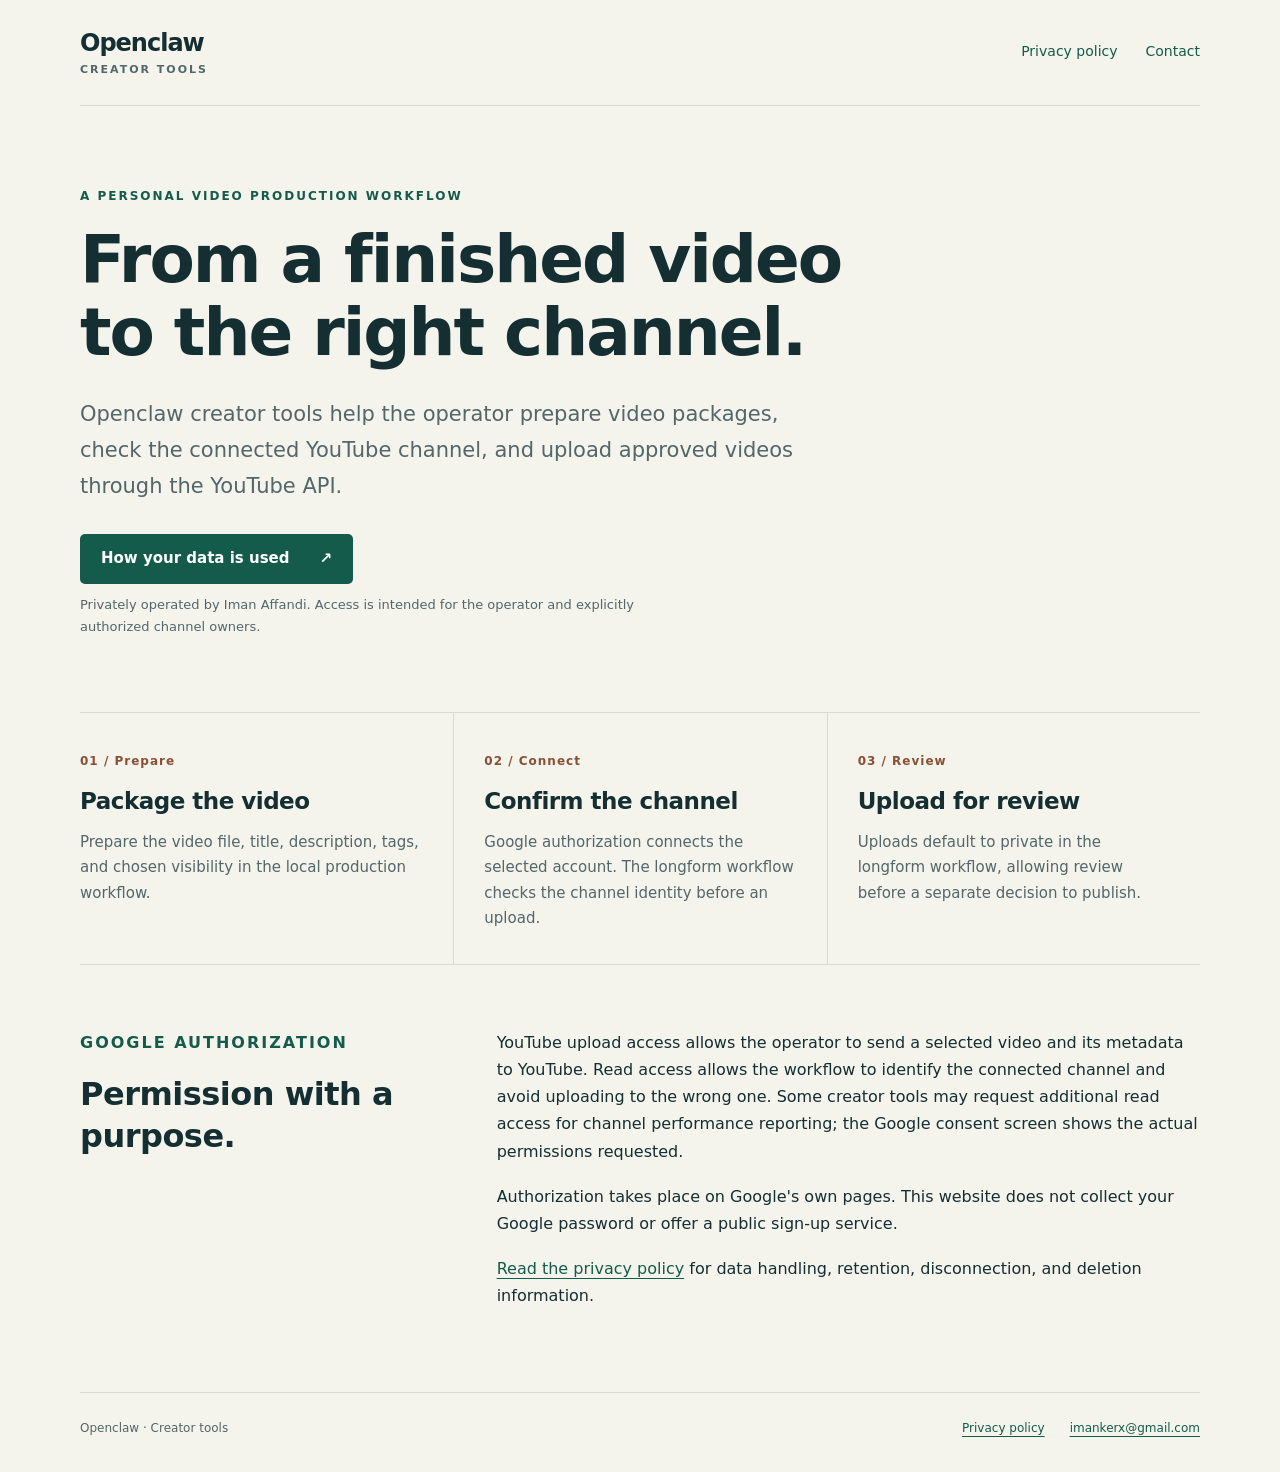
<file: index.html>
<!doctype html>
<html lang="en">
<head>
  <meta charset="utf-8">
  <meta name="viewport" content="width=device-width, initial-scale=1">
  <meta name="description" content="Openclaw creator tools: a privately operated workflow for preparing videos and uploading them to an authorized YouTube channel.">
  <title>Openclaw · Creator tools</title>
  <link rel="stylesheet" href="styles.css">
</head>
<body>
  <header class="wrap masthead">
    <a class="brand" href="./">Openclaw<span>Creator tools</span></a>
    <nav aria-label="Main navigation"><a href="privacy.html">Privacy policy</a><a href="mailto:imankerx@gmail.com">Contact</a></nav>
  </header>
  <main class="wrap">
    <section class="hero">
      <p class="eyebrow">A personal video production workflow</p>
      <h1>From a finished video<br>to the right channel.</h1>
      <p class="intro">Openclaw creator tools help the operator prepare video packages, check the connected YouTube channel, and upload approved videos through the YouTube API.</p>
      <a class="button" href="privacy.html">How your data is used <span aria-hidden="true">↗</span></a>
      <p class="quiet">Privately operated by Iman Affandi. Access is intended for the operator and explicitly authorized channel owners.</p>
    </section>
    <section class="cards" aria-label="Workflow">
      <article><span class="step">01 / Prepare</span><h2>Package the video</h2><p>Prepare the video file, title, description, tags, and chosen visibility in the local production workflow.</p></article>
      <article><span class="step">02 / Connect</span><h2>Confirm the channel</h2><p>Google authorization connects the selected account. The longform workflow checks the channel identity before an upload.</p></article>
      <article><span class="step">03 / Review</span><h2>Upload for review</h2><p>Uploads default to private in the longform workflow, allowing review before a separate decision to publish.</p></article>
    </section>
    <section class="details">
      <div><p class="eyebrow">Google authorization</p><h2>Permission with a purpose.</h2></div>
      <div><p>YouTube upload access allows the operator to send a selected video and its metadata to YouTube. Read access allows the workflow to identify the connected channel and avoid uploading to the wrong one. Some creator tools may request additional read access for channel performance reporting; the Google consent screen shows the actual permissions requested.</p><p>Authorization takes place on Google's own pages. This website does not collect your Google password or offer a public sign-up service.</p><p><a href="privacy.html">Read the privacy policy</a> for data handling, retention, disconnection, and deletion information.</p></div>
    </section>
  </main>
  <footer class="wrap"><p>Openclaw · Creator tools</p><div><a href="privacy.html">Privacy policy</a><a href="mailto:imankerx@gmail.com">imankerx@gmail.com</a></div></footer>
</body>
</html>
</file>
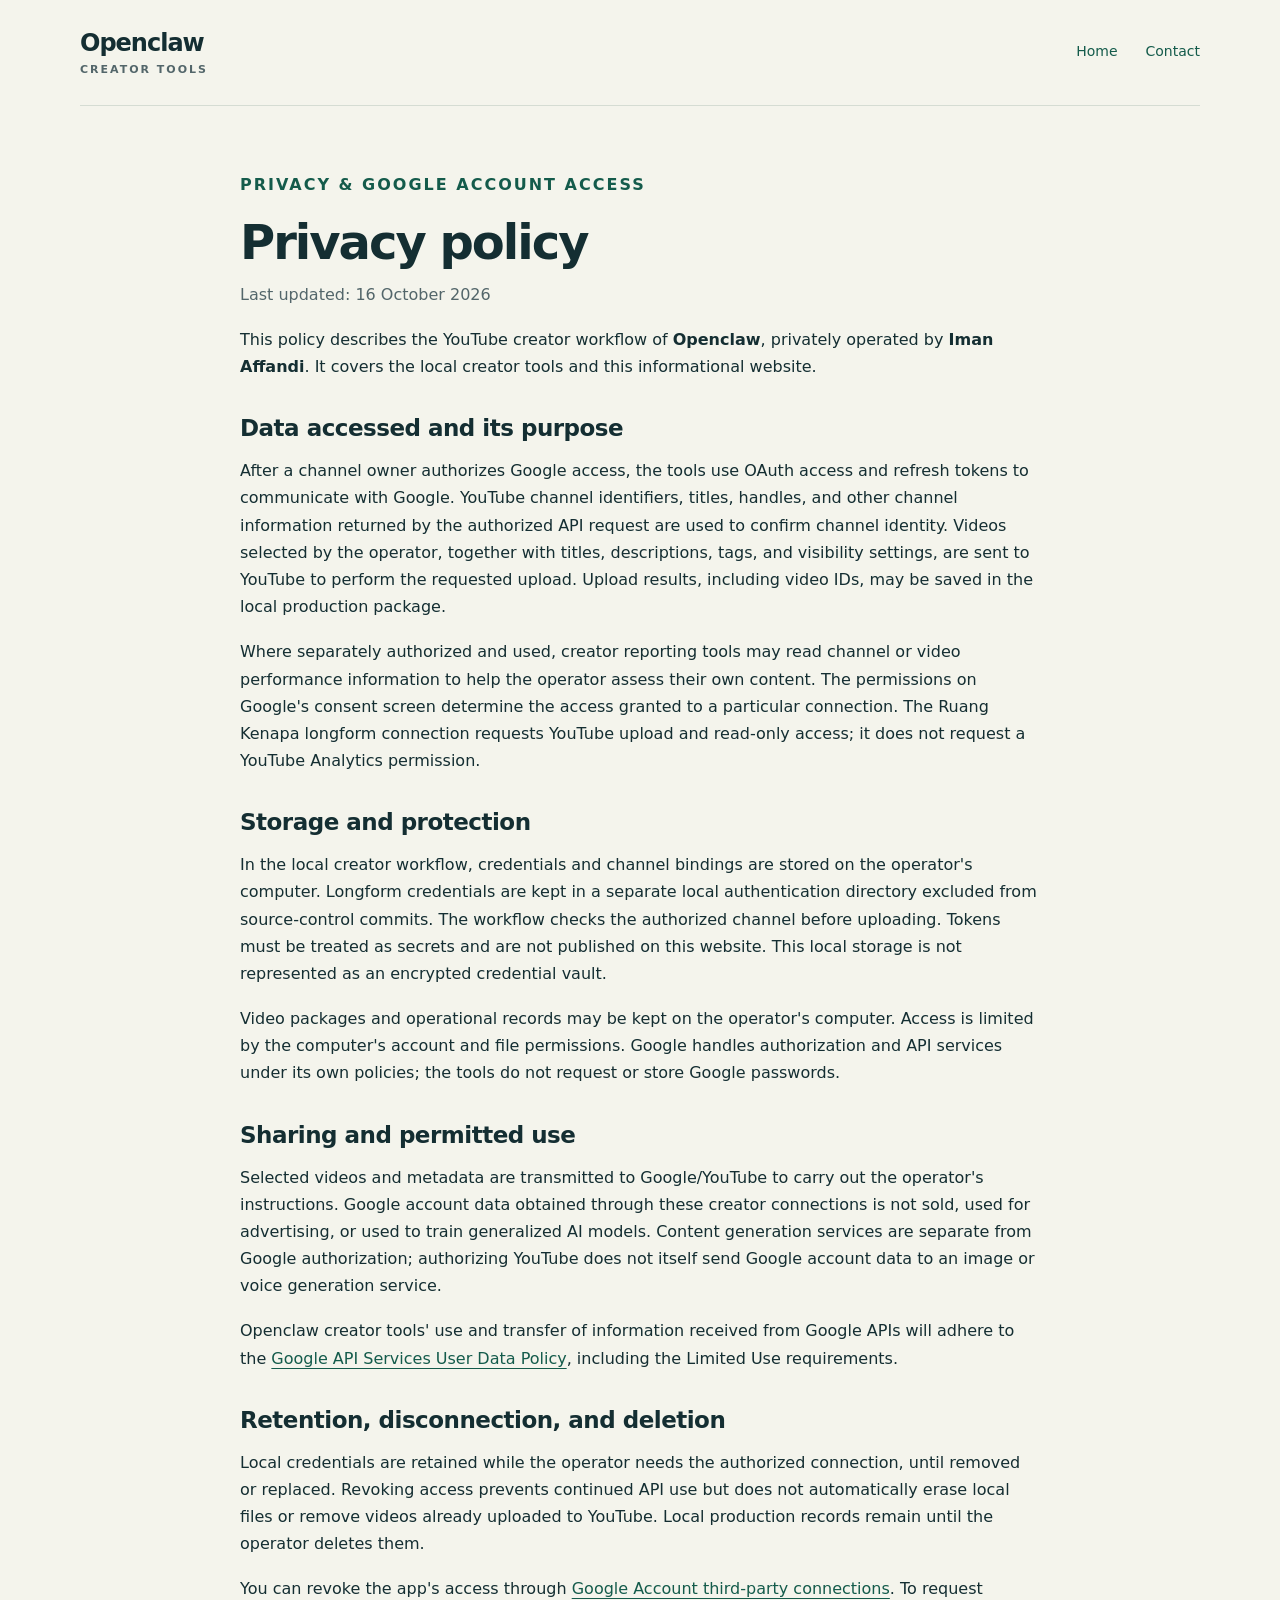
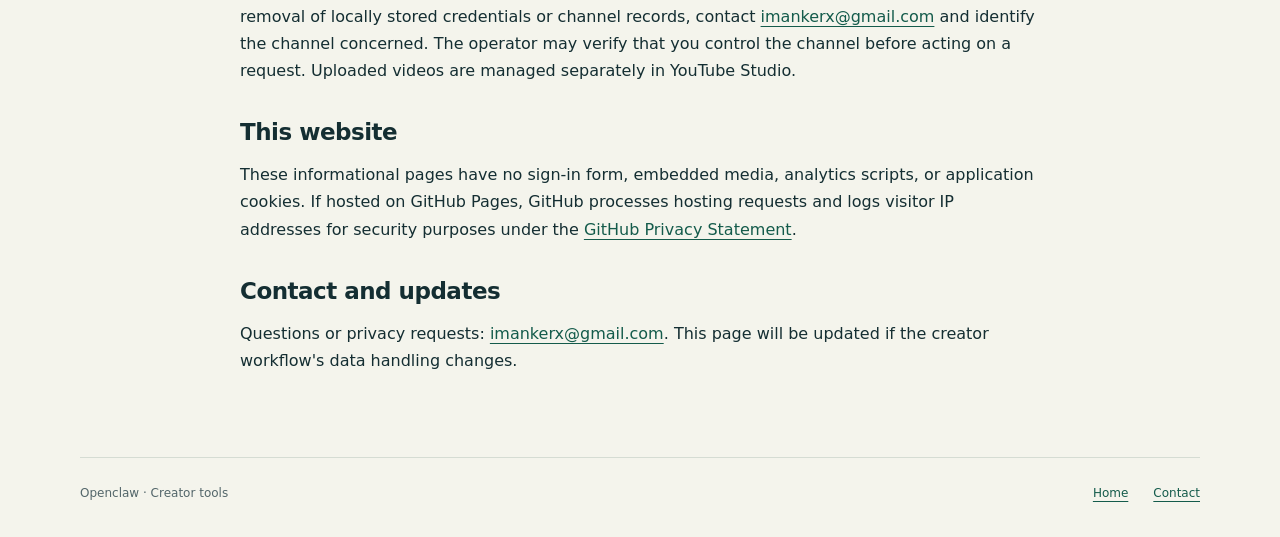
<file: privacy.html>
<!doctype html>
<html lang="en">
<head>
  <meta charset="utf-8">
  <meta name="viewport" content="width=device-width, initial-scale=1">
  <meta name="description" content="Privacy policy for the YouTube creator workflow of Openclaw.">
  <title>Privacy policy · Openclaw creator tools</title>
  <link rel="stylesheet" href="styles.css">
</head>
<body>
  <header class="wrap masthead"><a class="brand" href="./">Openclaw<span>Creator tools</span></a><nav aria-label="Main navigation"><a href="./">Home</a><a href="mailto:imankerx@gmail.com">Contact</a></nav></header>
  <main class="wrap policy">
    <p class="eyebrow">Privacy &amp; Google account access</p>
    <h1>Privacy policy</h1>
    <p class="quiet">Last updated: 16 October 2026</p>
    <p>This policy describes the YouTube creator workflow of <strong>Openclaw</strong>, privately operated by <strong>Iman Affandi</strong>. It covers the local creator tools and this informational website.</p>
    <h2>Data accessed and its purpose</h2>
    <p>After a channel owner authorizes Google access, the tools use OAuth access and refresh tokens to communicate with Google. YouTube channel identifiers, titles, handles, and other channel information returned by the authorized API request are used to confirm channel identity. Videos selected by the operator, together with titles, descriptions, tags, and visibility settings, are sent to YouTube to perform the requested upload. Upload results, including video IDs, may be saved in the local production package.</p>
    <p>Where separately authorized and used, creator reporting tools may read channel or video performance information to help the operator assess their own content. The permissions on Google's consent screen determine the access granted to a particular connection. The Ruang Kenapa longform connection requests YouTube upload and read-only access; it does not request a YouTube Analytics permission.</p>
    <h2>Storage and protection</h2>
    <p>In the local creator workflow, credentials and channel bindings are stored on the operator's computer. Longform credentials are kept in a separate local authentication directory excluded from source-control commits. The workflow checks the authorized channel before uploading. Tokens must be treated as secrets and are not published on this website. This local storage is not represented as an encrypted credential vault.</p>
    <p>Video packages and operational records may be kept on the operator's computer. Access is limited by the computer's account and file permissions. Google handles authorization and API services under its own policies; the tools do not request or store Google passwords.</p>
    <h2>Sharing and permitted use</h2>
    <p>Selected videos and metadata are transmitted to Google/YouTube to carry out the operator's instructions. Google account data obtained through these creator connections is not sold, used for advertising, or used to train generalized AI models. Content generation services are separate from Google authorization; authorizing YouTube does not itself send Google account data to an image or voice generation service.</p>
    <p>Openclaw creator tools' use and transfer of information received from Google APIs will adhere to the <a href="https://developers.google.com/terms/api-services-user-data-policy">Google API Services User Data Policy</a>, including the Limited Use requirements.</p>
    <h2>Retention, disconnection, and deletion</h2>
    <p>Local credentials are retained while the operator needs the authorized connection, until removed or replaced. Revoking access prevents continued API use but does not automatically erase local files or remove videos already uploaded to YouTube. Local production records remain until the operator deletes them.</p>
    <p>You can revoke the app's access through <a href="https://myaccount.google.com/connections">Google Account third-party connections</a>. To request removal of locally stored credentials or channel records, contact <a href="mailto:imankerx@gmail.com">imankerx@gmail.com</a> and identify the channel concerned. The operator may verify that you control the channel before acting on a request. Uploaded videos are managed separately in YouTube Studio.</p>
    <h2>This website</h2>
    <p>These informational pages have no sign-in form, embedded media, analytics scripts, or application cookies. If hosted on GitHub Pages, GitHub processes hosting requests and logs visitor IP addresses for security purposes under the <a href="https://docs.github.com/en/site-policy/privacy-policies/github-general-privacy-statement">GitHub Privacy Statement</a>.</p>
    <h2>Contact and updates</h2>
    <p>Questions or privacy requests: <a href="mailto:imankerx@gmail.com">imankerx@gmail.com</a>. This page will be updated if the creator workflow's data handling changes.</p>
  </main>
  <footer class="wrap"><p>Openclaw · Creator tools</p><div><a href="./">Home</a><a href="mailto:imankerx@gmail.com">Contact</a></div></footer>
</body>
</html>
</file>
<file: styles.css>
:root{color-scheme:light;--ink:#142e32;--muted:#53666a;--paper:#f4f4ec;--accent:#145b4b;--line:#d5dcd3}
*{box-sizing:border-box}body{margin:0;background:var(--paper);color:var(--ink);font:17px/1.7 system-ui,-apple-system,BlinkMacSystemFont,"Segoe UI",sans-serif}a{color:var(--accent);text-underline-offset:4px}a:focus-visible{outline:3px solid #b85b32;outline-offset:5px}.wrap{width:min(1120px,calc(100% - 56px));margin:auto}.masthead{display:flex;align-items:center;justify-content:space-between;gap:24px;padding:28px 0;border-bottom:1px solid var(--line)}.brand{font-size:24px;font-weight:800;letter-spacing:-1px;color:var(--ink);text-decoration:none;line-height:1.25}.brand span{display:block;font-size:11px;font-weight:600;letter-spacing:2px;text-transform:uppercase;margin-top:5px;color:var(--muted)}nav{display:flex;gap:28px;font-size:14px}nav a{text-decoration:none}.hero{padding:80px 0 56px;max-width:860px}.eyebrow{font-size:12px;font-weight:750;letter-spacing:2px;text-transform:uppercase;color:var(--accent);margin:0 0 18px}h1{font-size:clamp(36px,5.2vw,66px);font-weight:650;line-height:1.1;letter-spacing:-2px;margin:0 0 28px}.intro{font-size:21px;max-width:720px;color:var(--muted)}.button{display:inline-flex;gap:30px;background:var(--accent);color:white;border-radius:5px;padding:12px 21px;margin:12px 0 10px;text-decoration:none;font-size:15px;font-weight:650}.quiet{font-size:13px;color:var(--muted);max-width:610px}.cards{display:grid;grid-template-columns:repeat(3,1fr);border-top:1px solid var(--line);border-bottom:1px solid var(--line)}.cards article{padding:32px 30px 32px 0}.cards article+article{padding-left:30px;border-left:1px solid var(--line)}.step{color:#885035;font-size:12px;font-weight:700;letter-spacing:1px}h2{font-size:23px;line-height:1.3;letter-spacing:-.5px;margin:13px 0}p{margin:0 0 18px}.cards p{font-size:15px;color:var(--muted);margin:0}.details{display:grid;grid-template-columns:1fr 2fr;gap:65px;padding:64px 0}.details p{font-size:16px}.details h2{font-size:32px}.policy{max-width:800px;padding-top:65px;padding-bottom:65px}.policy h1{font-size:48px;margin-bottom:12px}.policy h2{margin-top:34px}.policy p{font-size:16px}footer{display:flex;justify-content:space-between;gap:20px;padding:25px 0 34px;border-top:1px solid var(--line);font-size:12px;color:var(--muted)}footer div{display:flex;flex-wrap:wrap;gap:25px}footer p{margin:0}@media(max-width:650px){.wrap{width:calc(100% - 36px)}.masthead{gap:18px}nav{gap:15px;font-size:12px}.hero{padding:55px 0 38px}.intro{font-size:18px}h1{letter-spacing:-1.3px}.cards{grid-template-columns:1fr}.cards article,.cards article+article{padding:24px 0;border-left:0}.cards article+article{border-top:1px solid var(--line)}.details{grid-template-columns:1fr;gap:15px;padding:40px 0}.policy{padding-top:45px}.policy h1{font-size:38px}footer{flex-direction:column;gap:8px}}
</file>
